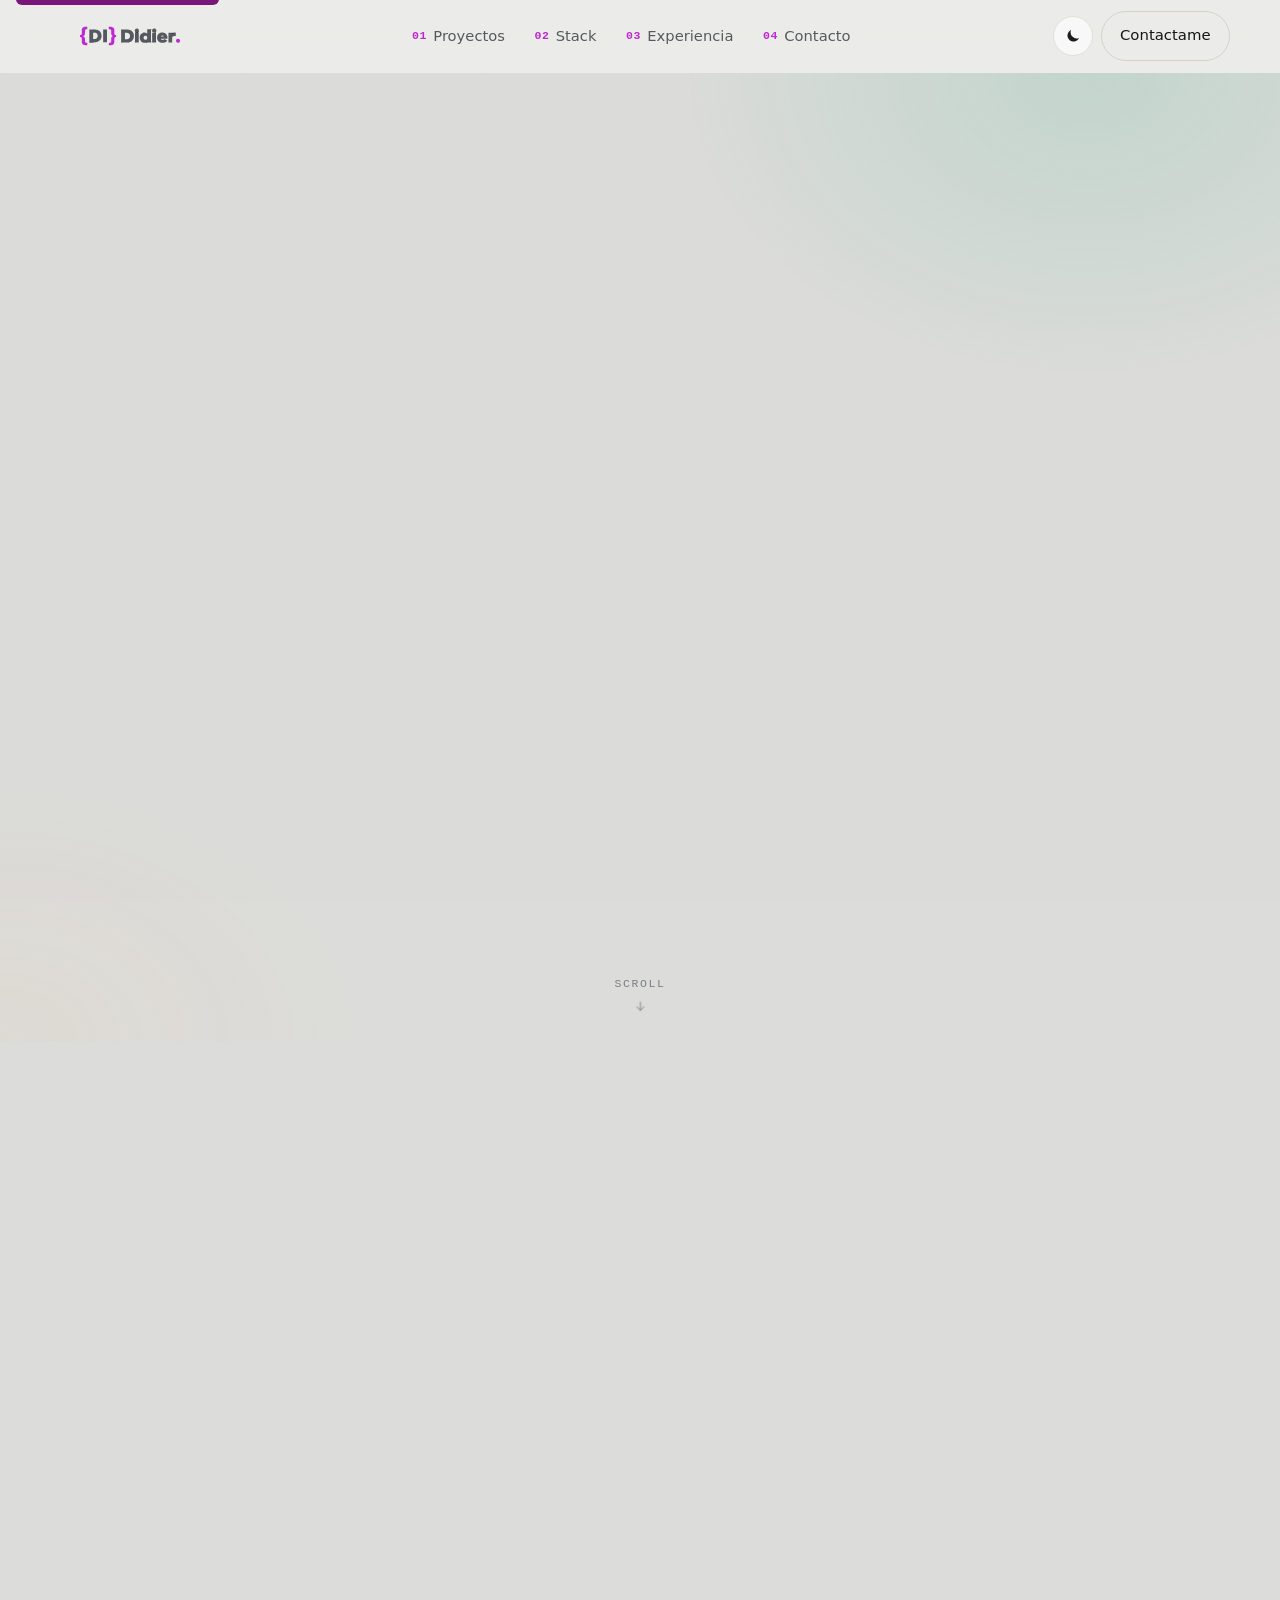
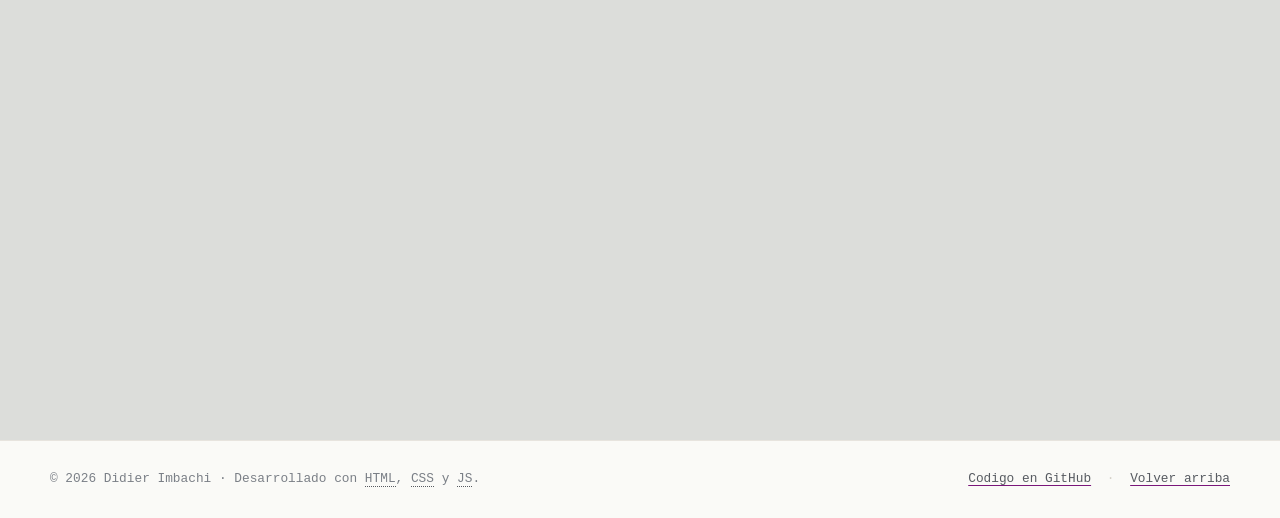
<file: index.html>
<!doctype html>
<html lang="es">
  <head>
    <meta charset="UTF-8" />
    <meta http-equiv="refresh" content="0; url=Frontend/pages/" />
    <title>Portafolio de Didier</title>
  </head>
  <body>
    <p>Si no eres redirigido automáticamente, <a href="Frontend/pages/">entra a mi portafolio</a>.</p>
  </body>
</html>
</file>
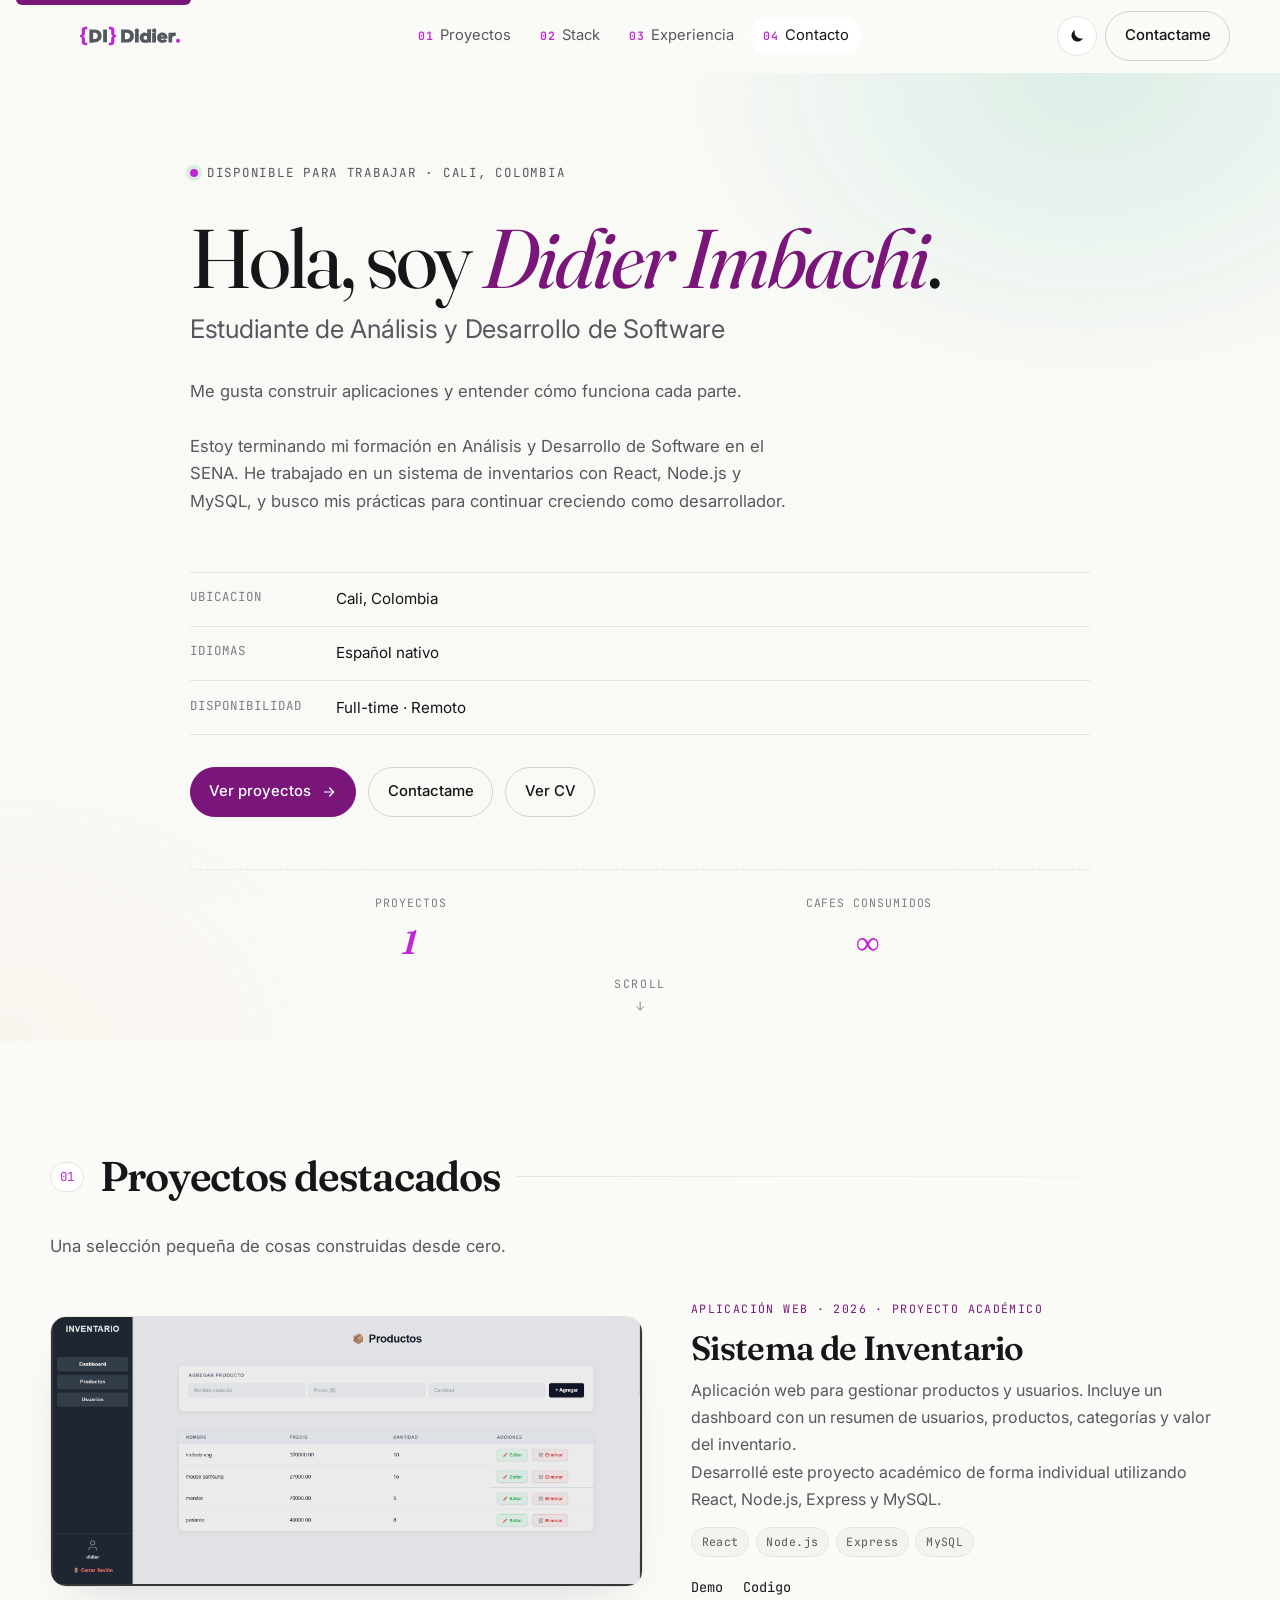
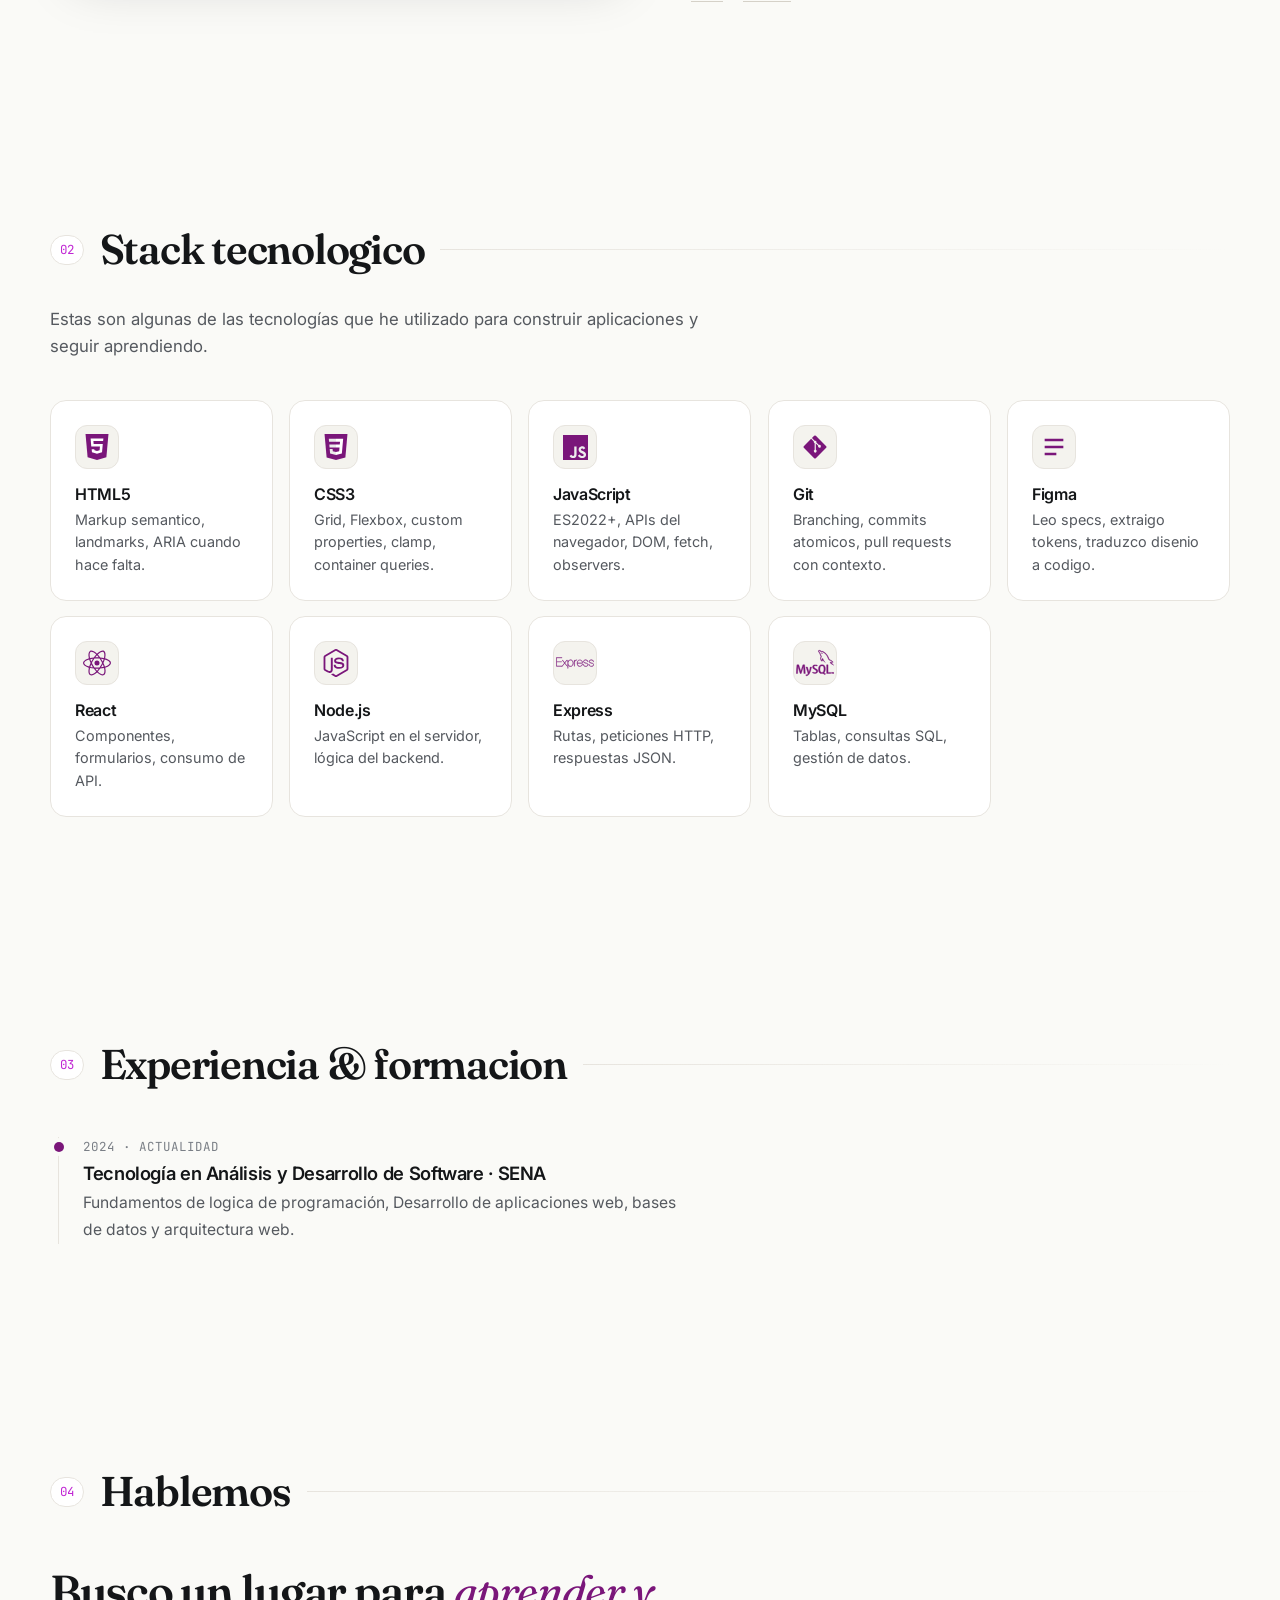
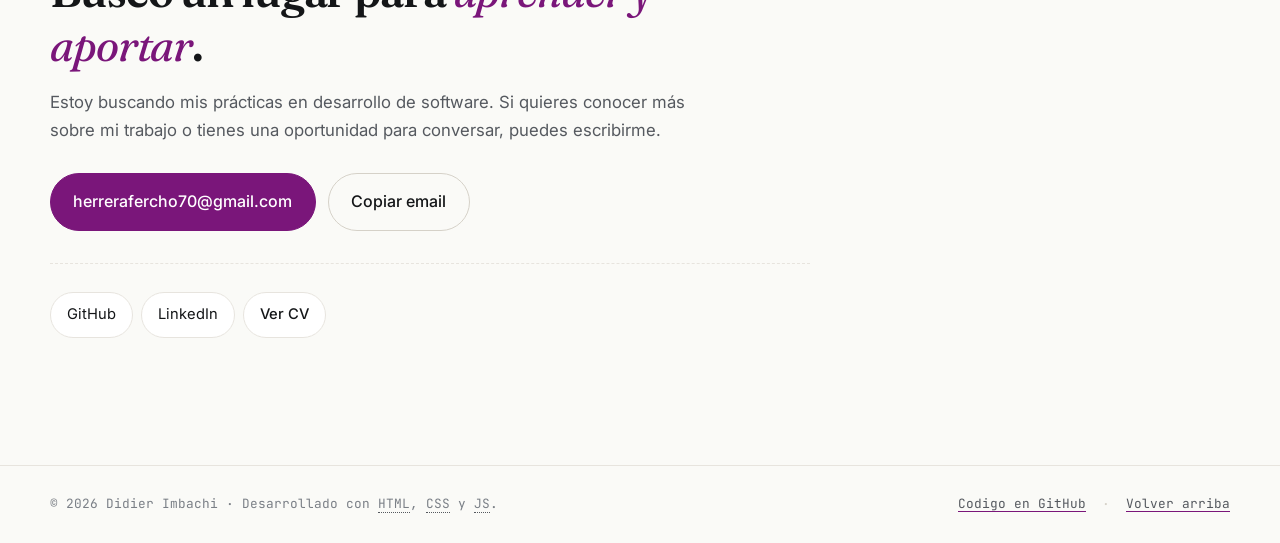
<file: Frontend/pages/index.html>
<!doctype html>
<html lang="es" data-theme="dark">
  <head>
    <meta charset="UTF-8" />
    <meta name="viewport" content="width=device-width, initial-scale=1.0" />
    <meta name="color-scheme" content="dark light" />
    <meta name="theme-color" content="#0b0c0e" />
    <title>Didier Imbachi — Developer Jr.</title>
    <meta
      name="description"
      content="Portfolio de Didier Imbachi, desarrollador frontend junior desde Cali. Construyo interfaces web simples, accesibles y con buen gusto."
    />
    <meta name="author" content="Didier Imbachi" />

    <!-- Open Graph / preview en redes sociales -->
    <meta property="og:type" content="website" />
    <meta property="og:title" content="Didier Imbachi — Developer Jr." />
    <meta property="og:description" content="Portfolio personal. HTML, CSS y JavaScript. Construido con cariño." />
    <meta property="og:locale" content="es_CO" />
    <meta name="twitter:card" content="summary_large_image" />
    <meta name="twitter:title" content="Didier Imbachi — Developer Jr." />
    <meta name="twitter:description" content="Portfolio personal. HTML, CSS y JavaScript. Construido con cariño." />
    <!-- Fuentes -->
    <link rel="preconnect" href="https://fonts.googleapis.com" />
    <link rel="preconnect" href="https://fonts.gstatic.com" crossorigin />
    <link
      href="https://fonts.googleapis.com/css2?family=Inter:wght@400;500;600;700&family=Fraunces:ital,opsz,wght@0,9..144,400;0,9..144,600;1,9..144,400&family=JetBrains+Mono:wght@400;500&display=swap"
      rel="stylesheet"
    />
    <link rel="stylesheet" href="../styles/styles.css" />
  </head>
  
  <body>
    <!-- Skip link: salta al contenido con teclado -->
    <a class="skip-link" href="#main">Saltar al contenido</a>

    <!-- Capa de grain (ruido sutil) -->
    <div class="grain" aria-hidden="true"></div>

    <header class="nav" data-nav>
      <div class="nav__inner container">
        <a class="nav__logo" href="#top" aria-label="Ir al inicio">
          <img
            src="../assets/Didi_logo.svg"
            alt="Didier Imbachi"
            class="logo-dark"/>

            <img
            class="logo-light"
            src="../assets/Didi_logo-Theme_ligth.svg"
            alt="">
        </a>



        <nav class="nav__menu" aria-label="Navegacion principal">
          <ul class="nav__list" data-nav-list>
            <li>
              <a href="#proyectos" class="nav__link"> <span class="nav__num">01</span>Proyectos</a>
            </li>
            <li>
              <a href="#stack" class="nav__link"> <span class="nav__num">02</span>Stack</a>
            </li>
              <a href="#experiencia" class="nav__link"> <span class="nav__num">03</span>Experiencia</a>
            </li>
            <li>
              <a href="#contacto" class="nav__link"> <span class="nav__num">04</span>Contacto</a>
            </li>
          </ul>
        </nav>

        <div class="nav__actions">
          <button class="icon-btn" type="button" data-theme-toggle aria-label="Cambiar tema" title="Cambiar tema">
            <svg class="icon icon--sun" viewBox="0 0 24 24" width="18" height="18" aria-hidden="true">
              <circle cx="12" cy="12" r="4" fill="currentColor" />
              <g stroke="currentColor" stroke-width="1.8" stroke-linecap="round">
                <line x1="12" y1="2.5" x2="12" y2="5" />
                <line x1="12" y1="19" x2="12" y2="21.5" />
                <line x1="2.5" y1="12" x2="5" y2="12" />
                <line x1="19" y1="12" x2="21.5" y2="12" />
                <line x1="4.8" y1="4.8" x2="6.6" y2="6.6" />
                <line x1="17.4" y1="17.4" x2="19.2" y2="19.2" />
                <line x1="4.8" y1="19.2" x2="6.6" y2="17.4" />
                <line x1="17.4" y1="6.6" x2="19.2" y2="4.8" />
              </g>
            </svg>
            <svg class="icon icon--moon" viewBox="0 0 24 24" width="18" height="18" aria-hidden="true">
              <path d="M20 14.5A8 8 0 0 1 9.5 4a8 8 0 1 0 10.5 10.5Z" fill="currentColor" />
            </svg>
          </button>

          <a class="btn btn--ghost nav__cta" href="#contacto">Contactame</a>

          <button
            class="icon-btn nav__hamburger"
            type="button"
            data-menu-toggle
            aria-label="Abrir menu"
            aria-expanded="false"
            aria-controls="mobile-menu"
          >
            <svg viewBox="0 0 24 24" width="20" height="20" aria-hidden="true">
              <line x1="4" y1="8" x2="20" y2="8" stroke="currentColor" stroke-width="1.8" stroke-linecap="round" />
              <line x1="4" y1="16" x2="20" y2="16" stroke="currentColor" stroke-width="1.8" stroke-linecap="round" />
            </svg>
          </button>
        </div>
      </div>

      <!-- Menu mobile (oculto por defecto) -->
      <div class="mobile-menu" id="mobile-menu" data-mobile-menu hidden>
        <ul class="mobile-menu__list">
          <li>
            <a href="#proyectos"><span class="nav__num">01</span>Proyectos</a>
          </li>
          <li>
            <a href="#stack"><span class="nav__num">02</span>Stack</a>
          </li>
          <li>
            <a href="#experiencia"><span class="nav__num">03</span>Experiencia</a>
          </li>
          <li>
            <a href="#contacto"><span class="nav__num">04</span>Contacto</a>
          </li>
        </ul>
        <a class="btn btn--primary mobile-menu__cta" href="../assets/CV- Didier_Imbachi.pdf">Ver CV</a>
      </div>
    </header>

    <main id="main">
      <!-- HERO -->
      <section class="hero" id="top">
        <div class="container hero__inner">
          <p class="eyebrow reveal" data-reveal><span class="eyebrow__dot" aria-hidden="true"></span>Disponible para trabajar · Cali, Colombia</p>

          <h1 class="hero__title reveal" data-reveal>
            Hola, soy <span class="hero__name">Didier Imbachi</span>.
            <span class="hero__lead">Estudiante de Análisis y Desarrollo de Software</span>
          </h1>

          <p class="hero__pitch reveal" data-reveal>
            Me gusta construir aplicaciones y entender cómo funciona cada parte. <br>
            <br>
            Estoy terminando mi formación en Análisis y Desarrollo de Software en el SENA. He trabajado en un sistema de inventarios con React, Node.js y MySQL, y busco mis prácticas para continuar creciendo como desarrollador.
          </p>

          <div class="about__text reveal" data-reveal>

              <ul class="about__facts">
                <li>
                  <span class="about__facts-key">Ubicacion</span>
                  <span>Cali, Colombia</span>
                </li>
                <li>
                  <span class="about__facts-key">Idiomas</span>
                  <span>Español nativo</span>
                </li>
                <li>
                  <span class="about__facts-key">Disponibilidad</span>
                  <span>Full-time · Remoto</span>
                </li>
              </ul>
            </div>

          <div class="hero__ctas reveal" data-reveal>
            <a class="btn btn--primary" href="#proyectos">
              Ver proyectos
              <svg viewBox="0 0 24 24" width="16" height="16" aria-hidden="true">
                <path d="M5 12h14M13 6l6 6-6 6" fill="none" stroke="currentColor" stroke-width="1.8" stroke-linecap="round" stroke-linejoin="round" />
              </svg>
            </a>
            <a class="btn btn--ghost" href="#contacto">Contactame</a>
            <a class="btn btn--ghost" href="../assets/CV- Didier_Imbachi.pdf">Ver CV</a>
          </div>

          <div class="hero__meta reveal" data-reveal>
            <dl class="hero__stats">
              <div>
                <dt>Proyectos</dt>
                <dd><span class="num">1</span></dd>
              </div>
              <div>
                <dt>Cafes consumidos</dt>
                <dd><span class="num">∞</span></dd>
              </div>
            </dl>
          </div>
        </div>

        <a class="hero__scroll" href="#proyectos" aria-label="Desplazarse a la siguiente seccion">
          <span>scroll</span>
          <svg viewBox="0 0 24 24" width="14" height="14" aria-hidden="true">
            <path d="M12 5v14M6 13l6 6 6-6" fill="none" stroke="currentColor" stroke-width="1.6" stroke-linecap="round" stroke-linejoin="round" />
          </svg>
        </a>
      </section>
          <!-- PROYECTOS -->
          <section class="section" id="proyectos">
            <div class="container">
              <header class="section__head reveal" data-reveal>
                <span class="section__num">01</span>
                <h2 class="section__title">Proyectos destacados</h2>
                <span class="section__rule" aria-hidden="true"></span>
              </header>

              <p class="section__lede reveal" data-reveal>Una selección pequeña de cosas construidas desde cero.</p>

              <ul class="projects">
                <li class="project reveal" data-reveal>
                  <a class="project__media" href="#" aria-label="Abrir demo de Sistema de Inventario">
                    <img
                      src="../assets/Productos.png"
                      alt="Preview de la aplicacion web de inventario"
                      loading="lazy"
                      decoding="async"
                      width="800"
                      height="560"
                    />
                    <span class="project__overlay" aria-hidden="true">
                      <span class="project__overlay-text">Ver demo</span>
                    </span>
                  </a>
                  <div class="project__body">
                    <p class="project__kicker">Aplicación Web · 2026 · Proyecto académico</p>
                    <h3 class="project__title">Sistema de Inventario</h3>
                    <p class="project__desc">
                      Aplicación web para gestionar productos y usuarios. Incluye un dashboard con un resumen de usuarios, productos, categorías y valor del inventario.
                      <br>                    
                      Desarrollé este proyecto académico de forma individual utilizando React, Node.js, Express y MySQL.
                    </p>
                    <ul class="tags">
                      <li>React</li>
                      <li>Node.js</li>
                      <li>Express</li>
                      <li>MySQL</li>
                    </ul>
                    <div class="project__links">
                      <a href="#" rel="noopener">Demo</a>
                      <a href="https://github.com/Didier-202/Invenario_full" rel="noopener">Codigo</a>
                    </div>
                  </div>
                </li>
                <!-- Duplicá este <li> otras 3 veces, cambiando texto e imagen -->
              </ul>
            </div>
          </section>

      <!-- STACK -->
      <section class="section" id="stack">
        <div class="container">
          <header class="section__head reveal" data-reveal>
            <span class="section__num">02</span>
            <h2 class="section__title">Stack tecnologico</h2>
            <span class="section__rule" aria-hidden="true"></span>
          </header>

          <p class="section__lede reveal" data-reveal>
            Estas son algunas de las tecnologías que he utilizado para construir aplicaciones y seguir aprendiendo.
          </p>

          <ul class="stack">
            <li class="stack__card reveal" data-reveal>
              <span class="stack__icon" aria-hidden="true">
                <svg viewBox="0 0 512 512" width="26" height="30">
                  <path fill="currentColor" d="M71 460 30 0h452l-41 460-185 52"/>
                  <path fill="currentColor" d="m256 472 149-41 35-394H256"/>
                  <path fill="#fff" d="M130 90 H382 L376 140 H185 L190 195 H370 L355 360 L256 390 L157 360 L151 300 H202 L207 322 L256 337 L307 322 L314 245 H143 Z"/>
                </svg>
              </span>
              <h3>HTML5</h3>
              <p>Markup semantico, landmarks, ARIA cuando hace falta.</p>
            </li>

            <li class="stack__card reveal" data-reveal>
              <span class="stack__icon" aria-hidden="true">
                <svg xmlns="http://www.w3.org/2000/svg" width="26" height="30" viewBox="0 0 512 512">
                  <path fill="currentColor" d="M71.357 460.819 30.272 0h451.456l-41.129 460.746L255.724 512z"/>
                  <path fill="currentColor d="m405.388 431.408 35.148-393.73H256v435.146z"/>
                  <path fill="#ebebeb" d="m124.46 208.59 5.065 56.517H256V208.59zm-5.041-57.875H256V94.197H114.281zM256 355.372l-.248.066-62.944-16.996-4.023-45.076h-56.736l7.919 88.741 115.772 32.14.26-.073z"/>
                  <path fill="#fff" d="M255.805 208.59v56.517H325.4l-6.56 73.299-63.035 17.013v58.8l115.864-32.112.85-9.549 13.28-148.792 1.38-15.176 10.203-114.393H255.805v56.518h79.639L330.3 208.59z"/></svg>
              </span>
              <h3>CSS3</h3>
              <p>Grid, Flexbox, custom properties, clamp, container queries.</p>
            </li>

            <li class="stack__card reveal" data-reveal>
              <span class="stack__icon_js" aria-hidden="true">
                <svg xmlns="http://www.w3.org/2000/svg" width="25" height="25" viewBox="0 0 1052 1052">
                  <path fill="currentColor" d="M0 0h1052v1052H0z"/>
                  <path d="M965.9 801.1c-7.7-48-39-88.3-131.7-125.9-32.2-14.8-68.1-25.399-78.8-49.8-3.8-14.2-4.3-22.2-1.9-30.8 6.9-27.9 40.2-36.6 66.6-28.6 17 5.7 33.1 18.801 42.8 39.7 45.4-29.399 45.3-29.2 77-49.399-11.6-18-17.8-26.301-25.4-34-27.3-30.5-64.5-46.2-124-45-10.3 1.3-20.699 2.699-31 4-29.699 7.5-58 23.1-74.6 44-49.8 56.5-35.6 155.399 25 196.1 59.7 44.8 147.4 55 158.6 96.9 10.9 51.3-37.699 67.899-86 62-35.6-7.4-55.399-25.5-76.8-58.4-39.399 22.8-39.399 22.8-79.899 46.1 9.6 21 19.699 30.5 35.8 48.7 76.2 77.3 266.899 73.5 301.1-43.5 1.399-4.001 10.6-30.801 3.199-72.101zm-394-317.6h-98.4c0 85-.399 169.4-.399 254.4 0 54.1 2.8 103.7-6 118.9-14.4 29.899-51.7 26.2-68.7 20.399-17.3-8.5-26.1-20.6-36.3-37.699-2.8-4.9-4.9-8.7-5.601-9-26.699 16.3-53.3 32.699-80 49 13.301 27.3 32.9 51 58 66.399 37.5 22.5 87.9 29.4 140.601 17.3 34.3-10 63.899-30.699 79.399-62.199 22.4-41.3 17.6-91.3 17.4-146.6.5-90.2 0-180.4 0-270.9z" fill="#ededed"/></svg>
              </span>
              <h3>JavaScript</h3>
              <p>ES2022+, APIs del navegador, DOM, fetch, observers.</p>
            </li>

            <li class="stack__card reveal" data-reveal>
              <span class="stack__icon" aria-hidden="true">
                <svg viewBox="0 0 24 24" width="28" height="28">
                  <path
                    d="m21.6 11.3-8.9-8.9a1 1 0 0 0-1.4 0L9.4 4.3l2.3 2.3a1.2 1.2 0 0 1 1.5 1.5l2.2 2.2a1.2 1.2 0 1 1-.7.7l-2-2v5.4a1.2 1.2 0 1 1-1 0V8.8a1.2 1.2 0 0 1-.7-1.5L8.7 5 2.4 11.3a1 1 0 0 0 0 1.4l8.9 8.9a1 1 0 0 0 1.4 0l8.9-8.9a1 1 0 0 0 0-1.4Z"
                    fill="currentColor"
                  />
                </svg>
              </span>
              <h3>Git</h3>
              <p>Branching, commits atomicos, pull requests con contexto.</p>
            </li>

            <li class="stack__card reveal" data-reveal>
              <span class="stack__icon" aria-hidden="true">
                <svg viewBox="0 0 24 24" width="28" height="28"><path d="M4 5h16v2H4zM4 11h16v2H4zM4 17h10v2H4z" fill="currentColor" /></svg>
              </span>
              <h3>Figma</h3>
              <p>Leo specs, extraigo tokens, traduzco disenio a codigo.</p>
            </li>

            <li class="stack__card reveal" data-reveal>
              <span class="stack__icon" aria-hidden="true">
                <svg xmlns="http://www.w3.org/2000/svg" fill="none" viewBox="0 0 600 600" width="28" height="28">
                  <path fill="currentColor" d="M493.3 206.1q-9.3-3.2-19.3-6l3-13.2c14.6-71 5-128.2-27.6-147-31.3-18-82.5.7-134.2 45.7q-7.5 6.6-15 13.7l-9.9-9.1c-54.1-48.1-108.5-68.4-141-49.5-31.3 18-40.6 71.8-27.4 139q1.8 9.8 4.4 20-11.5 3.2-22.2 7C40.6 228.6 0 263.4 0 299.4c0 37.2 43.6 74.5 109.7 97q7.9 2.8 16.2 5.2-2.7 11-4.7 21.4c-12.5 66-2.7 118.6 28.5 136.5 32.2 18.6 86.2-.5 138.9-46.5q6.2-5.4 12.5-11.5 8.1 7.8 16.2 14.8c51 43.8 101.4 61.6 132.5 43.5 32.2-18.6 42.7-75 29.1-143.6q-1.5-7.9-3.6-16l11.2-3.5C555.2 374 600 337.2 600 299.5c0-36.1-41.9-71-106.7-93.4m-14.9 166.4-10 3.1q-11.7-36.2-30.5-76a601 601 0 0 0 29.2-74.9q9.3 2.7 17.9 5.6c55.5 19.2 89.4 47.4 89.4 69.2 0 23.2-36.6 53.3-96 73m-24.6 48.8a217 217 0 0 1 2.8 79.2c-3.5 19.3-10.7 32.1-19.6 37.2-19 11-59.3-3.2-103-40.8q-7.5-6.5-15-13.7 25.4-27.9 50.3-63.9c29-2.6 56.4-6.8 81.2-12.5zM204.6 536c-18.5 6.5-33.2 6.7-42.1 1.5-19-10.9-26.8-53-16-109.5q1.7-9.8 4.3-20a603 603 0 0 0 80.8 11.7 624 624 0 0 0 51.6 63.7q-5.8 5.5-11.5 10.5a217 217 0 0 1-67.1 42M118 372.3a217 217 0 0 1-70-37.1c-14.9-12.8-22.4-25.4-22.4-35.7 0-21.9 32.6-49.7 87-68.7q9.8-3.4 20.6-6.5 11.3 37 29.2 75.8c-12 26.2-22 52.2-29.6 76.9q-7.5-2.2-14.8-4.7M147 175c-11.3-57.7-3.8-101.1 15-112 20.1-11.7 64.5 4.9 111.3 46.4l9 8.3a614 614 0 0 0-51 63.3 626 626 0 0 0-80.2 12.4q-2.3-9.3-4-18.4m258.8 63.9q-9-15.5-18.2-30 28.8 3.6 54.7 9.5A548 548 0 0 1 423 270a892 892 0 0 0-17.3-31.2M300.3 136a548 548 0 0 1 35.3 42.6 755 755 0 0 0-71 0 566 566 0 0 1 35.7-42.6M194 239a757 757 0 0 0-17 31 566 566 0 0 1-19-52q25.6-5.8 54.4-9.3Q203 223.5 194 239m19 153a545 545 0 0 1-55.4-8.9 576 576 0 0 1 19.5-53 754 754 0 0 0 35.8 62m87.9 72.7a576 576 0 0 1-36.1-43.2 895 895 0 0 0 71.3 0 545 545 0 0 1-35.2 43.2m122.3-135.5q12 27.5 20.2 52.8-26.2 6-56 9.5a896 896 0 0 0 35.8-62.3m-39.6 19q-14 24.4-28.8 46.5a772 772 0 0 1-109.2.2 727 727 0 0 1-55-94.9 720 720 0 0 1 54.6-94.7 726 726 0 0 1 109.4 0 772 772 0 0 1 54.8 94.3q-11.7 24.2-25.8 48.6m53-286.2c20 11.6 27.8 58.3 15.2 119.6l-2.7 12a614 614 0 0 0-80.2-12.8 602 602 0 0 0-50.8-63.3l14-12.6c44.3-38.6 85.7-53.8 104.6-43M300 245.9a53.6 53.6 0 1 1 0 107.2 53.6 53.6 0 0 1 0-107.2"/></svg>
              </span>
              <h3>React</h3>
              <p>Componentes, formularios, consumo de API.</p>
            </li>

            <li class="stack__card reveal" data-reveal>
              <span class="stack__icon" aria-hidden="true">
                <svg xmlns="http://www.w3.org/2000/svg" fill="none" viewBox="0 0 600 600" width="28" height="28">
                  <path fill="currentColor" d="M300 600q-12.4-.2-23.2-6l-73.3-43.6c-11-6-5.5-8.3-2.2-9.4 15-5 17.7-6 33.1-14.9 1.7-1 3.9-.5 5.5.6l56.2 33.6c2.2 1.1 5 1.1 6.7 0L522.7 433q3.3-1.8 3.3-6V172.7c0-2.7-1.1-5-3.3-6L302.7 40c-2.1-1.1-4.9-1.1-6.6 0L76.2 166.7c-2.2 1.1-3.3 3.9-3.3 6.1V427c0 2.2 1.1 5 3.3 6l60 34.8c32.6 16.5 53-2.7 53-22V194.9c0-3.4 2.8-6.7 6.6-6.7H224c3.3 0 6.6 2.8 6.6 6.7v250.8c0 43.5-23.7 68.9-65 68.9-12.7 0-22.6 0-50.7-13.8l-57.9-33a47 47 0 0 1-23.1-40.3V173.4c0-16.6 8.8-32 23.1-40.3L277 5.8a49 49 0 0 1 46.3 0L543 133a47 47 0 0 1 23.1 40.3v254c0 16.6-8.8 32-23.1 40.3L323 595c-7.1 3.3-15.4 5-23.1 5m67.8-174.7c-96.5 0-116.3-44.1-116.3-81.6 0-3.3 2.7-6.6 6.6-6.6h28.7c3.3 0 6 2.2 6 5.5 4.4 29.2 17.1 43.5 75.6 43.5 46.3 0 66.1-10.4 66.1-35.2 0-14.4-5.5-24.9-77.7-32-60.1-6-97.6-19.3-97.6-67.3 0-44.6 37.5-71 100.3-71 70.6 0 105.3 24.2 109.7 77q0 2.6-1.6 5c-1.1 1.2-2.8 2.3-4.4 2.3h-28.7a6.5 6.5 0 0 1-6-5c-6.7-30.3-23.8-40.2-69-40.2-50.7 0-56.7 17.6-56.7 30.8 0 16 7.1 21 75.5 29.8C446 289 478 301.8 478 349.2c-.5 48.5-40.2 76-110.2 76"/></svg>
              </span>
              <h3>Node.js</h3>
              <p>JavaScript en el servidor, lógica del backend.</p>
            </li>

            <li class="stack__card reveal" data-reveal>
              <span class="stack__icon" aria-hidden="true">
                <svg xmlns="http://www.w3.org/2000/svg" fill="none" viewBox="-5 205 610 190" width="38" height="28">
                  <path fill="currentColor" stroke="currentColor" stroke-width="6" stroke-linejoin="round" d="M3.9 348.6v-66.8h83.4V278H3.9v-61h88.6v-3.9H0v139.4h93.3v-3.9zm164.6-96.4-34.6 45.5-33.7-45.5H95l36.5 48.4-40 52h4.7l37.6-49 38 49h4.8l-40.2-52 36.7-48.4zm20 134.7v-62.5h.3a40 40 0 0 0 13.9 22 41 41 0 0 0 26.3 8.3 39 39 0 0 0 31.8-15.6 53 53 0 0 0 8.2-16.8q2.8-9.6 2.8-20.2 0-11.3-3-20.8a50 50 0 0 0-8.4-16.6 39 39 0 0 0-31.4-14.9q-7.6 0-14.1 2.3a38 38 0 0 0-11.6 6.3 43 43 0 0 0-14.5 21.9h-.4v-28.1h-3.9v134.7zm40.5-36q-18.3 0-29.5-12.5-11-12.6-11-36.3a62 62 0 0 1 2.6-18.5 48 48 0 0 1 8-15.4 37 37 0 0 1 30-14.4q9.6 0 17 3.8 7.4 4 12.1 10.7 4.8 6.7 7.2 15.4a68 68 0 0 1 .2 36 50 50 0 0 1-6.9 15.5A34 34 0 0 1 229 351m64.3 1.6v-56.8q0-8.2 2.3-16 2.4-7.8 7.2-13.8 5-6 12.4-9.3 7.5-3.5 17.9-2.9v-3.9q-9-.2-15.7 2a38 38 0 0 0-11.6 5.8 30 30 0 0 0-7.9 8.7q-2.8 5-4.2 10.7h-.4v-24.8h-4v100.3zm44.7-49.4h84q.3-10.3-2.1-19.9t-7.8-17a40 40 0 0 0-34.1-16.4 40 40 0 0 0-30.5 13.8 52 52 0 0 0-9.7 16.5q-3.7 9.8-3.7 22.2 0 11.2 2.5 20.8 2.6 9.7 7.8 16.8t13.6 11a45 45 0 0 0 20 3.8q17.2 0 28.9-9.7a40 40 0 0 0 13.9-27.2h-4q-2.4 16.5-13 24.9-10.3 8.3-26.2 8.3-10.7 0-18.1-3.7T347.3 337a44 44 0 0 1-6.9-15.1q-2.2-8.7-2.4-18.9m80-3.9h-80q.6-10.5 3.9-19a47 47 0 0 1 8.7-14.3 36 36 0 0 1 27.8-12.2q9.7 0 17.2 3.6t12.4 9.9 7.5 14.5a59 59 0 0 1 2.5 17.5m85-17.4h3.9q0-16.8-9.8-24.4t-26.6-7.6q-9.3 0-15.8 2.4a32 32 0 0 0-10.5 6 22 22 0 0 0-5.9 8.2q-1.7 4.5-1.7 8.6 0 8.2 2.9 13 3 5 9.2 7.7 4.3 2 9.7 3.5 5.6 1.6 12.7 3.3l12.7 3.2q6.3 1.5 11 4.2 4.8 2.6 7.9 6.7 3 4 3 10.7 0 6.5-3 11t-7.7 7.3a34 34 0 0 1-10.5 4q-5.7 1.4-11.2 1.4-17.8 0-27.3-8-9.4-7.8-9.4-24.8h-4q0 18.9 10.3 27.7t30.4 8.8q6.4 0 13-1.5a36 36 0 0 0 11.7-4.8q5.1-3.2 8.4-8.6 3.2-5.2 3.2-12.9 0-7.2-2.8-11.7-3-4.4-7.5-7.4t-10.3-4.6a598 598 0 0 0-26-7q-6-1.5-11.4-3.6-5-2.2-8-6.2-3.1-3.9-3.1-11.4 0-1.3.8-4.9.7-3.5 3.7-7.1t9-6.4q6-3 16.6-2.9 7.2 0 13.1 1.6 6 1.5 10.3 5 4.2 3.3 6.6 8.7t2.4 12.8m90.4 0h3.9q0-16.8-9.8-24.4a42 42 0 0 0-26.5-7.6q-9.5 0-15.9 2.4a32 32 0 0 0-10.5 6 22 22 0 0 0-5.9 8.2Q527 271 527 275q0 8.2 3 13 3 5 9 7.7 4.5 2 9.8 3.5 5.6 1.6 12.7 3.3l12.7 3.2q6.3 1.5 11 4.2 4.8 2.6 7.9 6.7 3 4 3 10.7 0 6.5-3 11t-7.7 7.3a34 34 0 0 1-10.5 4q-5.7 1.4-11.2 1.4-17.9 0-27.3-8-9.4-7.8-9.4-24.8h-4q0 18.9 10.3 27.7t30.4 8.8q6.4 0 13-1.5t11.7-4.8q5.1-3.2 8.4-8.6 3.2-5.2 3.2-12.9 0-7.2-2.8-11.7-3-4.4-7.5-7.4t-10.3-4.6a598 598 0 0 0-26-7q-6-1.5-11.4-3.6-5-2.2-8-6.2-3.1-3.9-3.1-11.4 0-1.3.8-4.9.7-3.5 3.7-7.1t9-6.4q6-3 16.6-2.9 7.2 0 13.1 1.6 6 1.5 10.3 5 4.2 3.3 6.6 8.7t2.4 12.8"/>
                </svg>
              </span>
              <h3>Express</h3>
              <p>Rutas, peticiones HTTP, respuestas JSON.</p>
            </li>
            <li class="stack__card reveal" data-reveal>
              <span class="stack__icon" aria-hidden="true">
                <svg xmlns="http://www.w3.org/2000/svg" fill="none" viewBox="-5 205 610 190" width="38" height="28">
                <path fill="currentColor" stroke="currentColor" stroke-width="6" stroke-linejoin="round" d="m178.5 365.6 18.2 59.2a80 80 0 0 1 5.1 28.1q15-40 21-87.3h21.9q-14.2 77-37.3 111.8-18 27-39.6 26.9-5.7 0-14.1-3.5v-12.3q4.1.6 9.6.6 10 0 16.2-5.6 7.5-6.8 7.4-15.2 0-5.7-5.7-23.6l-25.5-79.1zM38.9 329.2l33.4 102h.2l33.6-102h27.5q9 75.9 10.7 138.7H121q-1.2-58.8-6.8-110.5h-.2L79 467.9H61.3l-35-110.5H26q-3.9 49.7-4.9 110.5H0q2.1-74 10.2-138.7z"/>
                <path fill="currentColor" stroke="currentColor" stroke-width="6" stroke-linejoin="round" d="M413 327.2q54 0 54 68.8 0 37.5-16.2 56.5-3 3.4-6.4 6.2l25.4 12.6-9 15.5-33.1-19.3a64 64 0 0 1-18.1 2.5q-26.5 0-39.6-15.4-14.3-17.1-14.3-53.7 0-37.1 16.2-56.3a51 51 0 0 1 41.2-17.4m-110 .2q19.4 0 35.1 10.3l-5.3 11.9q-13.6-5.8-26.7-5.8-10.6 0-16.3 5.2a17 17 0 0 0-6.2 13.1q.2 12.3 16.6 21.4 4.6 2.4 10.6 5.8l.8.5.4.2.8.5.4.2.8.4 15.9 9c10.8 7.7 16.2 16 16.2 29.4q0 17.6-13 29a51 51 0 0 1-34.5 11.2 69 69 0 0 1-39.4-13l6-11.8q16.3 8.2 29.7 8.2 12.4 0 19.5-5.5a19 19 0 0 0 7.6-15.4c0-8.3-5.8-15.3-16.3-21.2l-9.8-5.5-.8-.5-4.4-2.5-.8-.4-13.3-7.6c-10.5-7.7-15.7-16-15.7-29.5q0-16.9 11.7-27.2 11.8-10.4 30.5-10.4m206.2 1.8V451H553v17h-65.7V329.2zM577.1 451v2.9h-4.8V468h-3.7v-14.1h-5V451zm8.8 0 4.6 11.6 4.3-11.6h5.2v17h-3.5v-13l-4.8 13h-2.5l-4.8-13h-.2v13h-3.3v-17zM411 344.2q-31.8 0-31.8 52.4 0 30 8.4 43.6 7.8 12.5 24.4 12.5 31.7 0 31.7-52.8 0-29.6-8.4-43.1-7.8-12.6-24.4-12.6"/>
                <path fill="currentColor" stroke="currentColor" stroke-width="6" stroke-linejoin="round" d="M355.3 104.3c7-17.2 31.6-4.2 41.1 1.9 2.4 1.5 5 4.6 7.7 5.8l12.6.7c7.8 1.8 15.2 3.3 21.4 6.9a168 168 0 0 1 64.6 62.6c3.7 6 5.6 12.6 8.6 19.1 4.1 9.8 8.8 20 13.7 29.2 2.1 4.4 3.8 9.2 6.8 12.9 1.2 1.7 4.5 2.2 6.5 3.2 5.5 2.8 12.2 5 17.4 8.4 9.7 6 19 13.2 27.6 20.6 3.2 2.8 5.3 6.8 8.4 9.9v1.5l-8 2.3c-6 1.5-11.1 1.2-16.8 2.7-3.5 1-7.8 2.3-11.5 2.7l.3.3c2.2 6.2 13.9 11.2 19.2 15a80 80 0 0 1 17.4 16.8l5 4.9c1.2 1.7 1.5 3.9 2.7 5.4v.5a8 8 0 0 1-3.1-2.3l-.6-.5-1.6-1.6c-3.7-2.5-7.4-5.5-11-7.9-6.4-4-13.8-6.3-20.3-10.4q-5.5-3.5-10.7-7.7A39 39 0 0 1 544 297c-1.2-1.8-1.3-4-2.7-5.3.3-2.3 2.3-3 4.4-3.5l.5-.1 2-.6a77 77 0 0 1 32.4-4.7c-.5-3.4-8.8-7.6-11.5-9.6-5.4-3.8-11-7.9-16.7-11.4-3-1.8-8.2-3.2-11.6-4.7-4.5-1.8-14.5-3.7-17-7.2a92 92 0 0 1-10.3-18.8l-.8-1.8-.8-1.8c-3.5-8-7.8-16.4-11.3-24.7-1.9-4-2.7-7.5-4.7-11.3a149 149 0 0 0-52.2-57.4c-7.1-4.5-15.2-8.7-24-11.5-5-1.5-11-.7-16.4-1.9h-3.5c-3-.8-5.5-4-7.9-5.7a85 85 0 0 0-16.5-8.3c-2.2-1-8.4-3.4-10.5-1.5q-2 .3-2.4 2.1c-1.3 2-.1 5 .7 7 2.5 5.3 6 8.4 9.2 13 2.8 4 6.3 8.5 8.3 12.9 4.4 9.4 6.4 19.7 10.4 29.1 1.5 3.6 3.8 7.6 6 10.8 1.8 2.5 5.2 4.3 6.2 7.5 2 3.3-3 14.4-4.2 18a73 73 0 0 0 1.8 45.3l.3.6c1.8 4.4 3.7 9.1 8.6 10.3.3-.3 0-.1.7-.3 1.2-9.2 1.5-18.1 4.7-25.3 1.8-4.5 5.5-7.7 8-11.4 1.7 1 1.7 4 2.7 6a214 214 0 0 0 25.9 46.6c2.3 3.4 5.6 7 8.6 10 1.4 1.2 2.9 2 3.9 3.4h.3v.5c-5-1.8-8.2-7-12.2-10a96 96 0 0 1-21.7-22.5q-3.3-7-6.9-13.9v-.3c-1 1.3-.6 2.6-1.1 4.7-2.2 8.3-.5 17.9-8 20.9-8.6 3.5-15-5.7-17.6-9.9a74 74 0 0 1-4.8-56.3c1.3-4.2 1.5-9.2 3.8-12.5-.5-3-2.8-3.9-4.2-5.8a79 79 0 0 1-6.1-10.3c-3.6-7-6-15.1-8.7-22.5-1.2-3-1.5-6-2.7-8.9-2-4.3-5.7-8.7-8.5-12.5-3.9-5.6-15-16.3-10.6-27.2m54.8 32.8 1.6 1.3.7.4q1.4.9 2.3 2.2c.8 1.2 1 2.3 2 3.5q0 6-3.6 8.4l-.3.3-3.8-8c-1.7-2.3-4-4.2-5.4-6.9h-.3v-.3q2.8-.8 6.8-.9"/></svg>
              </span>
              <h3>MySQL</h3>
              <p>Tablas, consultas SQL, gestión de datos.</p>
            </li>          
            </ul>
        </div>
      </section>

      <!-- EXPERIENCIA -->
      <section class="section" id="experiencia">
        <div class="container">
          <header class="section__head reveal" data-reveal>
            <span class="section__num">03</span>
            <h2 class="section__title">Experiencia & formacion</h2>
            <span class="section__rule" aria-hidden="true"></span>
          </header>

          <ol class="timeline">
            <li class="timeline__item reveal" data-reveal>
              <span class="timeline__dot" aria-hidden="true"></span>
              <p class="timeline__date">2024 · Actualidad</p>
              <h3 class="timeline__title">Tecnología en Análisis y Desarrollo de Software · SENA</h3>
              <p class="timeline__desc">
                Fundamentos de logica de programación, Desarrollo de aplicaciones web, bases de datos y arquitectura web.
              </p>
            </li>
          </ol>
        </div>
      </section>

      <!-- CONTACTO -->
      <section class="section section--contact" id="contacto">
        <div class="container">
          <header class="section__head reveal" data-reveal>
            <span class="section__num">04</span>
            <h2 class="section__title">Hablemos</h2>
            <span class="section__rule" aria-hidden="true"></span>
          </header>

          <div class="contact reveal" data-reveal>
            <h3 class="contact__headline">Busco un lugar para <span class="contact__serif">aprender y aportar</span>.</h3>
            <p class="contact__desc">
              Estoy buscando mis prácticas en desarrollo de software. Si quieres conocer más sobre mi trabajo o tienes una oportunidad para conversar, puedes escribirme.
            </p>

            <div class="contact__row">
              <a class="btn btn--primary btn--large" href="mailto:herrerafercho70@gmail.com"> herrerafercho70@gmail.com </a>
              <button
                class="btn btn--ghost btn--large"
                type="button"
                data-copy-email="herrerafercho70@gmail.com"
                aria-label="Copiar email al portapapeles"
              >
                <span data-copy-label>Copiar email</span>
              </button>
            </div>

            <ul class="socials" aria-label="Enlaces a redes">
              <li><a href="https://github.com/Didier-202" rel="noopener">GitHub</a></li>
              <li><a href="https://linkedin.com/in/" rel="noopener">LinkedIn</a></li>
              <li><a class="btn btn--ghost" href="../assets/CV- Didier_Imbachi.pdf">Ver CV</a></li>
            </ul>
          </div>
        </div>
      </section>
    </main>

    <!-- FOOTER -->
    <footer class="footer">
      <div class="container footer__inner">
        <p class="footer__copy">
          &copy; <span data-year>2026</span> Didier Imbachi · Desarrollado con <abbr title="HyperText Markup Language">HTML</abbr>,
          <abbr title="Cascading Style Sheets">CSS</abbr> y <abbr title="JavaScript">JS</abbr>.
        </p>
        <p class="footer__note">
          <a href="https://github.com/Didier-202/portafolio" rel="noopener">Codigo en GitHub</a>
          <span class="footer__sep" aria-hidden="true">·</span>
          <a href="#top">Volver arriba</a>
        </p>
      </div>
    </footer>

    <!-- Toast para feedback al copiar -->
    <div class="toast" data-toast role="status" aria-live="polite"></div>
    <script src="../js/portafolio.js" defer></script>
  </body>
</html>
</file>
<file: Frontend/styles/styles.css>
/* ============================================================================
Mariana Luna — Portfolio
Single-file CSS, organized top-down:
1. Variables (tokens)
2. Reset & base
3. Typography
4. Layout helpers
5. Components (buttons, tags, toast, icons)
6. Navbar & mobile menu
7. Hero
8. Sections (shared)
9. About
10. Stack
11. Projects
12. Timeline
13. Contact
14. Footer
15. Utilities (reveal, focus, reduced motion)
16. Responsive
   ============================================================================ */

/* ============================================================ 1. VARIABLES */
:root {
  /* Acento / marca */
    --accent: #7a167a;          /* mint (verde menta) */
    --accent-soft: #7ee6c822;   /* mint con alpha (22 = ~13% opacidad) */
    --accent-strong: #380b35;

  /* Tema oscuro (por defecto) */
    --bg: #0b0c0e;
    --bg-elev: #111316;
    --bg-elev-2: #15181c;
    --surface: #17191d;
    --border: #23272d;
    --border-strong: #31363d;
    --text: #ededed;
    --text-dim: #9aa0a6;
    --text-mute: #6b7178;
    --shadow: 0 30px 60px -30px rgba(0, 0, 0, 0.8);
    --ring: 0 0 0 3px rgba(126, 230, 200, 0.35);

  /* Radios */
    --radius-sm: 6px;
    --radius-md: 10px;
    --radius-lg: 16px;
    --radius-xl: 22px;

  /* Tipografía */
    --font-sans: "Inter", ui-sans-serif, system-ui, -apple-system, "Segoe UI",
    Roboto, "Helvetica Neue", Arial, sans-serif;
    --font-serif: "Fraunces", "Iowan Old Style", Georgia, serif;
    --font-mono: "JetBrains Mono", ui-monospace, SFMono-Regular, Menlo, monospace;

  /* Espaciado / container */
    --container: 1180px;
    --gutter: clamp(1rem, 4vw, 2rem);

  /* Motion */
    --t-fast: 160ms;
    --t-base: 260ms;
    --t-slow: 420ms;
    --ease: cubic-bezier(0.2, 0.7, 0.2, 1);
}

/* Override para tema claro */
[data-theme="light"] {
    --bg: #fafaf7;
    --bg-elev: #ffffff;
    --bg-elev-2: #f4f3ee;
    --surface: #ffffff;
    --border: #e7e4de;
    --border-strong: #d5d1c8;
    --text: #141618;
    --text-dim: #55595f;
    --text-mute: #7a7f86;
    --accent: #7a167a;
    --accent-soft: #17a27922;
    --accent-strong: #380b35;
    --shadow: 0 20px 50px -25px rgba(10, 20, 30, 0.18);
    --ring: 0 0 0 3px rgba(23, 162, 121, 0.28);
}

/* ============================================================ 2. RESET + BASE */
*,
*::before,
*::after {
    box-sizing: border-box;
}

html {
    -webkit-text-size-adjust: 100%;
    scroll-behavior: smooth;
    color-scheme: dark;
}
[data-theme="light"] {
    color-scheme: light;
}

body {
    margin: 0;
    min-height: 100vh;
    background: var(--bg);
    color: var(--text);
    font-family: var(--font-sans);
    font-size: 16px;
    line-height: 1.6;
    -webkit-font-smoothing: antialiased;
    text-rendering: optimizeLegibility;
    transition: background var(--t-slow) var(--ease),
    color var(--t-slow) var(--ease);
    overflow-x: hidden;
}

img,
svg {
    display: block;
    max-width: 100%;
}

img {
    height: auto;
}

a {
    color: inherit;
    text-decoration: none;
    transition: color var(--t-base) var(--ease);
}

p a {
    color: var(--text);
    text-decoration: underline;
    text-decoration-color: var(--accent);
    text-decoration-thickness: 1px;
    text-underline-offset: 3px;
}
p a:hover {
    color: var(--accent);
}

ul,
ol {
    list-style: none;
    margin: 0;
    padding: 0;
}

button {
    font: inherit;
    color: inherit;
    background: none;
    border: 0;
    padding: 0;
    cursor: pointer;
}

abbr {
    text-decoration: none;
    border-bottom: 1px dotted var(--text-dim);
    cursor: help;
}

::selection {
    background: var(--accent-soft);
    color: var(--text);
}

/* Ruido ambiente (muy sutil) */
.grain {
    position: fixed;
    inset: 0;
    z-index: 1;
    pointer-events: none;
    opacity: 0.035;
    mix-blend-mode: overlay;
    background-image: url("data:image/svg+xml;utf8,<svg xmlns='http://www.w3.org/2000/svg' width='240' height='240'><filter id='n'><feTurbulence type='fractalNoise' baseFrequency='0.9' numOctaves='2'/><feColorMatrix values='0 0 0 0 0  0 0 0 0 0  0 0 0 0 0  0 0 0 0.7 0'/></filter><rect width='100%' height='100%' filter='url(%23n)'/></svg>");
}
[data-theme="light"] .grain {
    opacity: 0.025;
}

/* Skip link */
.skip-link {
    position: absolute;
    top: -40px;
    left: 1rem;
    padding: 0.6rem 1rem;
    background: var(--accent);
    color: #0a0a0a;
    font-weight: 600;
    border-radius: var(--radius-sm);
    z-index: 1000;
    transition: top var(--t-base) var(--ease);
}
.skip-link:focus {
    top: 1rem;
}

/* Tag pills */
.tags {
    display: flex;
    flex-wrap: wrap;
    gap: 0.4rem;
    margin-top: 0.9rem;
}
.tags li {
    font-family: var(--font-mono);
    font-size: 0.72rem;
    letter-spacing: 0.04em;
    padding: 0.3rem 0.6rem;
    border-radius: 999px;
    background: var(--bg-elev-2);
    color: var(--text-dim);
    border: 1px solid var(--border);
}

/* Icon button */
.icon-btn {
    display: grid;
    place-items: center;
    width: 40px;
    height: 40px;
    border-radius: 50%;
    border: 1px solid var(--border);
    color: var(--text);
    background: var(--bg-elev);
    transition:
    color var(--t-base) var(--ease),
    border-color var(--t-base) var(--ease),
    background var(--t-base) var(--ease);
}
.icon-btn:hover {
    color: var(--accent);
    border-color: var(--accent);
}

/* Íconos del theme toggle (uno visible a la vez) */
.icon--sun,
.icon--moon {
    transition: opacity var(--t-base) var(--ease), transform var(--t-base) var(--ease);
}
[data-theme="dark"] .icon--moon {
    opacity: 0;
    transform: scale(0.6) rotate(-30deg);
    position: absolute;
}
[data-theme="dark"] .icon--sun {
    opacity: 1;
    transform: scale(1) rotate(0);
}
[data-theme="light"] .icon--sun {
    opacity: 0;
    transform: scale(0.6) rotate(30deg);
    position: absolute;
}
[data-theme="light"] .icon--moon {
    opacity: 1;
    transform: scale(1) rotate(0);
}
[data-theme] [data-theme-toggle] {
    position: relative;
    overflow: hidden;
}
/* Tema oscuro: mostrar el logo de letras claras */
.logo-light {
  display: none;
}

/* Tema claro: intercambiar las imágenes */
[data-theme="light"] .logo-dark {
  display: none;
}

[data-theme="light"] .logo-light {
  display: block;
}

/* Toast */
.toast {
    position: fixed;
    bottom: 1.5rem;
    left: 50%;
    transform: translate(-50%, 30px);
    background: var(--bg-elev);
    color: var(--text);
    padding: 0.7rem 1.1rem;
    border-radius: var(--radius-md);
    border: 1px solid var(--border);
    font-size: 0.9rem;
    box-shadow: var(--shadow);
    opacity: 0;
    pointer-events: none;
    transition:
    opacity var(--t-base) var(--ease),
    transform var(--t-base) var(--ease);
    z-index: 1000;
}
.toast.is-visible {
    opacity: 1;
    transform: translate(-50%, 0);
}

/* ============================================================ 3. TYPOGRAPHY */
h1,
h2,
h3,
h4 {
    margin: 0;
    font-weight: 600;
    letter-spacing: -0.02em;
    line-height: 1.15;
    color: var(--text);
}

.accent {
    color: var(--accent);
}

.num {
    font-family: var(--font-serif);
    font-weight: 600;
    font-style: italic;
    color: #c026d3;
}

.eyebrow {
    display: inline-flex;
    align-items: center;
    gap: 0.55rem;
    font-family: var(--font-mono);
    font-size: 0.78rem;
    text-transform: uppercase;
    letter-spacing: 0.14em;
    color: var(--text-dim);
    margin: 0;
}
.eyebrow__dot {
    width: 8px;
    height: 8px;
    border-radius: 50%;
    background: #c026d3;
    box-shadow: 0 0 0 4px var(--accent-soft);
    animation: pulse 2.8s ease-in-out infinite;
}
@keyframes pulse {
    0%,
    100% {
        box-shadow: 0 0 0 4px var(--accent-soft);
    }
    50% {
    box-shadow: 0 0 0 9px transparent;
    }
}

/* ============================================================ 4. LAYOUT */
.container {
    width: min(100% - 2 * var(--gutter), var(--container));
    margin-inline: auto;
}

main {
    position: relative;
    z-index: 2;
}

section {
    scroll-margin-top: 90px;
}

/* ============================================================ 5. COMPONENTS */

/* Buttons */
.btn {
    --btn-bg: transparent;
    --btn-fg: var(--text);
    --btn-border: var(--border-strong);
    display: inline-flex;
    align-items: center;
    gap: 0.6rem;
    padding: 0.75rem 1.15rem;
    border-radius: 999px;
    border: 1px solid var(--btn-border);
    background: var(--btn-bg);
    color: var(--btn-fg);
    font-weight: 500;
    font-size: 0.93rem;
    cursor: pointer;
    transition: transform var(--t-fast) var(--ease),
                background var(--t-base) var(--ease),
                color var(--t-base) var(--ease),
                border-color var(--t-base) var(--ease),
                box-shadow var(--t-base) var(--ease);
}
.btn:hover {
    transform: translateY(-1px);
}
.btn:active {
    transform: translateY(0);
}

.btn--primary {
    --btn-bg: var(--accent);
    --btn-fg: #ededed;
    --btn-border: var(--accent);
}
.btn--primary:hover {
    --btn-bg: var(--accent-strong);
    --btn-border: var(--accent-strong);
    box-shadow: 0 10px 30px -10px var(--accent-soft);
}
[data-theme="light"] .btn--primary {
    --btn-fg: #ffffff;
}

.btn--ghost {
    --btn-bg: transparent;
    --btn-fg: var(--text);
    --btn-border: var(--border-strong);
}
.btn--ghost:hover {
    --btn-border: var(--accent);
    color: var(--accent);
}

.btn--large {
    padding: 0.95rem 1.4rem;
    font-size: 1rem;
}

/* Tag pills */
.tags {
  display: flex;
  flex-wrap: wrap;
  gap: 0.4rem;
  margin-top: 0.9rem;
}
.tags li {
  font-family: var(--font-mono);
  font-size: 0.72rem;
  letter-spacing: 0.04em;
  padding: 0.3rem 0.6rem;
  border-radius: 999px;
  background: var(--bg-elev-2);
  color: var(--text-dim);
  border: 1px solid var(--border);
}

/* Icon button */
.icon-btn {
  display: grid;
  place-items: center;
  width: 40px;
  height: 40px;
  border-radius: 50%;
  border: 1px solid var(--border);
  color: var(--text);
  background: var(--bg-elev);
  transition:
    color var(--t-base) var(--ease),
    border-color var(--t-base) var(--ease),
    background var(--t-base) var(--ease);
}
.icon-btn:hover {
  color: var(--accent);
  border-color: var(--accent);
}

/* Íconos del theme toggle (uno visible a la vez) */
.icon--sun,
.icon--moon {
  transition: opacity var(--t-base) var(--ease), transform var(--t-base) var(--ease);
}
[data-theme="dark"] .icon--moon {
  opacity: 0;
  transform: scale(0.6) rotate(-30deg);
  position: absolute;
}
[data-theme="dark"] .icon--sun {
  opacity: 1;
  transform: scale(1) rotate(0);
}
[data-theme="light"] .icon--sun {
  opacity: 0;
  transform: scale(0.6) rotate(30deg);
  position: absolute;
}
[data-theme="light"] .icon--moon {
  opacity: 1;
  transform: scale(1) rotate(0);
}
[data-theme] [data-theme-toggle] {
  position: relative;
  overflow: hidden;
}

/* Toast */
.toast {
    position: fixed;
    bottom: 1.5rem;
    left: 50%;
    transform: translate(-50%, 30px);
    background: var(--bg-elev);
    color: var(--text);
    padding: 0.7rem 1.1rem;
    border-radius: var(--radius-md);
    border: 1px solid var(--border);
    font-size: 0.9rem;
    box-shadow: var(--shadow);
    opacity: 0;
    pointer-events: none;
    transition:opacity var(--t-base) var(--ease),
            transform var(--t-base) var(--ease);
    z-index: 1000;    
}
.toast.is-visible {
    opacity: 1;
    transform: translate(-50%, 0);
}

/* ============================================================ 6. NAVBAR */
.nav {
    position: sticky;
    top: 0;
    z-index: 50;
    backdrop-filter: saturate(140%) blur(12px);
    -webkit-backdrop-filter: saturate(140%) blur(12px);
    background: color-mix(in srgb, var(--bg) 72%, transparent);
    border-bottom: 1px solid transparent;
    transition: border-color var(--t-base) var(--ease), background var(--t-base) var(--ease);
}
.nav.is-scrolled {
    border-bottom-color: var(--border);
    background: color-mix(in srgb, var(--bg) 88%, transparent);
}

.nav__inner {
    display: flex;
    align-items: center;
    justify-content: space-between;
    gap: 1rem;
    height: 72px;
}

.nav__logo img {
    width: 160px;
    height: auto;    
}


.nav__logo-mark {
    color: #c026d3;
    text-shadow: 0 0 4px #d946ef, 0 0 8px #d946ef;
    display: inline-flex;
    transition: transform var(--t-base) var(--ease);
}
.nav__logo:hover .nav__logo-mark {
    transform: rotate(-6deg);
}
.nav__logo-text {
    font-family: var(--font-serif);
    font-size: 1.1rem;
}

.nav__menu {
    display: block;
}
.nav__list {
    display: flex;
    align-items: center;
    gap: 0.25rem;
}
.nav__link {
    position: relative;
    display: inline-flex;
    align-items: center;
    gap: 0.4rem;
    padding: 0.45rem 0.8rem;
    border-radius: 999px;
    color: var(--text-dim);
    font-size: 0.92rem;
    transition: color var(--t-base) var(--ease), 
                background var(--t-base) var(--ease);
}
.nav__link:hover {
    color: var(--text);
    background: var(--bg-elev);
}
.nav__num {
    font-family: var(--font-mono);
    font-size: 0.72rem;
    color: #c026d3;
    font-weight: 600;
    letter-spacing: 0.5px;
}
    
.nav__link[aria-current="true"] {
    color: var(--text);
    background: var(--bg-elev);
}

.nav__actions {
    display: flex;
    align-items: center;
    gap: 0.5rem;
}   
.nav__cta {
    display: inline-flex;
}
.nav__hamburger {
    display: none;
}

.mobile-menu {
    display: none;
    padding: 1rem var(--gutter) 1.5rem;
    border-top: 1px solid var(--border);
    background: var(--bg);
}
.mobile-menu[hidden] {
    display: none !important;
}
.mobile-menu__list {
    display: grid;
    gap: 0.2rem;
    margin-bottom: 1rem;
}
.mobile-menu__list a {
    display: flex;
    align-items: center;
    gap: 0.6rem;
    padding: 0.8rem 0.25rem;
    border-bottom: 1px solid var(--border);
    color: var(--text);
    font-size: 1rem;
}
.mobile-menu__list a:hover {
    color: var(--accent);
}
.mobile-menu__cta {
    width: 100%;
    justify-content: center;
}

/* ============================================================ 7. HERO */
.hero {
    position: relative;
    padding-block: clamp(4rem, 10vh, 7rem) clamp(3rem, 8vh, 5rem);
    min-height: calc(100vh - 72px);
    display: flex;
    align-items: center;
    overflow: hidden;
}
.hero::before {
    content: "";
    position: absolute;
    inset: 0;
    z-index: 0;
    pointer-events: none;
    background: radial-gradient(40rem 30rem at 85% 0%, var(--accent-soft), transparent 65%),
                radial-gradient(35rem 25rem at 0% 100%, rgba(255, 170, 120, 0.07), transparent 70%);
    opacity: 0.9;
}

.hero__inner {
    position: relative;
    z-index: 1;
    display: grid;
    gap: clamp(1.25rem, 3vw, 2rem);
    max-width: 900px;
}

.hero__title {
    font-family: var(--font-serif);
    font-weight: 400;
    font-size: clamp(2.4rem, 6.5vw, 4.75rem);
    line-height: 1.05;
    letter-spacing: -0.035em;
}
.hero__name {
    font-style: italic;
    color: var(--accent);
    font-weight: 400;
}
.hero__lead {
    display: block;
    margin-top: 0.6rem;
    font-family: var(--font-sans);
    font-size: clamp(1.1rem, 2.2vw, 1.6rem);
    font-weight: 400;
    color: var(--text-dim);
    line-height: 1.35;
    letter-spacing: -0.01em;
}
.hero__lead em {
    font-style: italic;
    color: var(--text);
    font-family: var(--font-serif);
}

.hero__pitch {
    max-width: 60ch;
    color: var(--text-dim);
    font-size: clamp(1rem, 1.3vw, 1.08rem);
    line-height: 1.65;
    margin: 0;
}

.hero__ctas {
    display: flex;
    flex-wrap: wrap;
    gap: 0.75rem;
}

.hero__meta {
    margin-top: 1.25rem;
    padding-top: 1.5rem;
    border-top: 1px dashed var(--border);
    text-align: center;
}
.hero__stats {
    display: grid;
    grid-template-columns: repeat(2, minmax(0, 1fr));
    gap: 1rem;
    margin: 0;
}
.hero__stats > div {
    display: flex;
    flex-direction: column;
    gap: 0.2rem;

}
.hero__stats dt {
    font-family: var(--font-mono);
    font-size: 0.72rem;
    letter-spacing: 0.08em;
    text-transform: uppercase;
    color: var(--text-mute);
    
}
.hero__stats dd {
    margin: 0;
    font-size: clamp(1.4rem, 2.6vw, 1.9rem);
    color: var(--text);

}
.hero__stats .num {
    font-size: 1.1em;
    margin-right: 0.1em;
    
}
.hero__stats .plus {
    color: var(--accent);
    font-family: var(--font-serif);
    font-style: italic;
    margin-left: 0.1em;
}

.hero__scroll {
    position: absolute;
    left: 50%;
    bottom: 1.75rem;
    transform: translateX(-50%);
    display: inline-flex;
    flex-direction: column;
    align-items: center;
    gap: 0.35rem;
    font-family: var(--font-mono);
    font-size: 0.72rem;
    letter-spacing: 0.14em;
    text-transform: uppercase;
    color: var(--text-mute);
    z-index: 2;
}
.hero__scroll svg {
    animation: bounce 2.2s ease-in-out infinite;
}
@keyframes bounce {
    0%,
    100% {
    transform: translateY(0);
    }
    50% {
    transform: translateY(4px);
    }
}
.hero__scroll:hover {
    color: var(--accent);
}

/* ============================================================ 8. SECTIONS (shared) */
.section {
    padding-block: clamp(4rem, 9vw, 7rem);
    position: relative;
}

.section__head {
    display: flex;
    align-items: center;
    gap: 1rem;
    margin-bottom: clamp(2rem, 4vw, 3rem);
}
.section__num {
    font-family: var(--font-mono);
    font-size: 0.78rem;
    color: #c026d3;
    padding: 0.25rem 0.55rem;
    border: 1px solid var(--border);
    border-radius: 999px;
    background: var(--bg-elev);
}
.section__title {
    font-family: var(--font-serif);
    font-size: clamp(1.75rem, 3.5vw, 2.6rem);
    font-weight: 600;
    letter-spacing: -0.03em;
}
.section__rule {
    flex: 1;
    height: 1px;
    background: linear-gradient(to right, var(--border), transparent);
}

.section__lede {
    max-width: 60ch;
    color: var(--text-dim);
    font-size: 1.05rem;
    margin: -1rem 0 2.5rem;
}

/* ============================================================ 9. ABOUT */
.about {
    display: grid;
    grid-template-columns: 1.15fr 1fr;
    gap: clamp(2rem, 5vw, 4rem);
    align-items: start;
}

.about__text p {
    color: var(--text-dim);
    font-size: 1.05rem;
    line-height: 1.75;
    margin: 0 0 1.1rem;
}
.about__text p:first-of-type::first-letter {
    font-family: var(--font-serif);
    font-size: 2.6em;
    font-style: italic;
    color: var(--accent);
    float: left;
    line-height: 0.9;
    padding: 0.35rem 0.6rem 0 0;
}

.about__facts {
    margin-top: 1.5rem;
    border-top: 1px solid var(--border);
}
.about__facts li {
    display: flex;
    gap: 1rem;
    padding: 0.9rem 0;
    border-bottom: 1px solid var(--border);
    font-size: 0.95rem;
}
.about__facts-key {
    flex: 0 0 130px;
    font-family: var(--font-mono);
    font-size: 0.78rem;
    color: var(--text-mute);
    text-transform: uppercase;
    letter-spacing: 0.08em;
}

/* Portrait */
.portrait {
    margin: 0;
    position: relative;
    border-radius: var(--radius-lg);
    overflow: hidden;
    background: var(--bg-elev);
    border: 1px solid var(--border);
    box-shadow: var(--shadow);
    aspect-ratio: 4 / 5;
}
.portrait img {
    width: 100%;
    height: 100%;
    object-fit: cover;
    filter: saturate(0.9) contrast(1.02);
    transition: transform 600ms var(--ease), filter var(--t-base) var(--ease);
}
.portrait:hover img {
    transform: scale(1.03);
    filter: saturate(1) contrast(1.05);
}
.portrait__caption {
    position: absolute;
    left: 0.9rem;
    bottom: 0.9rem;
    display: inline-flex;
    align-items: center;
    gap: 0.5rem;
    padding: 0.4rem 0.75rem;
    border-radius: 999px;
    background: color-mix(in srgb, var(--bg) 70%, transparent);
    backdrop-filter: blur(8px);
    -webkit-backdrop-filter: blur(8px);
    color: var(--text);
    font-family: var(--font-mono);
    font-size: 0.72rem;
    letter-spacing: 0.08em;
    text-transform: uppercase;
    border: 1px solid var(--border);
}
.portrait__dot {
    width: 6px;
    height: 6px;
    border-radius: 50%;
    background: var(--accent);
}

/* ============================================================ 10. STACK */
.stack {
    display: grid;
    grid-template-columns: repeat(auto-fit, minmax(220px, 1fr));
    gap: 1rem;
}
.stack__card {
    padding: 1.5rem;
    border: 1px solid var(--border);
    border-radius: var(--radius-lg);
    background: var(--bg-elev);
    transition: border-color var(--t-base) var(--ease),
                transform var(--t-base) var(--ease),
                background var(--t-base) var(--ease);
}
.stack__card:hover {
    border-color: var(--accent);
    transform: translateY(-3px);
    background: var(--bg-elev-2);
}
.stack__icon {
    display: inline-grid;
    place-items: center;
    width: 44px;
    height: 44px;
    border-radius: 12px;
    background: var(--bg-elev-2);
    color: var(--accent);
    margin-bottom: 1rem;
    border: 1px solid var(--border);
}

.stack__icon_js {
    display: inline-grid;
    place-items: center;
    width: 44px;
    height: 44px;
    border-radius: 12px;
    background: var(--bg-elev-2);
    color: var(--accent);
    margin-bottom: 1rem;
    border: 1px solid var(--border);    
}


.stack__card h3 {
    font-family: var(--font-sans);
    font-size: 1rem;
    font-weight: 600;
    margin-bottom: 0.35rem;
}
.stack__card p {
    margin: 0;
    color: var(--text-dim);
    font-size: 0.9rem;
    line-height: 1.55;
}

/* ============================================================ 11. PROJECTS */
.projects {
    display: grid;
    gap: clamp(2.5rem, 5vw, 4rem);
}

.project {
    display: grid;
    grid-template-columns: 1.1fr 1fr;
    gap: clamp(1.5rem, 4vw, 3rem);
    align-items: center;
}
.project:nth-child(even) {
    grid-template-columns: 1fr 1.1fr;
}
.project:nth-child(even) .project__media {
    order: 2;
}
.project:nth-child(even) .project__body {
    order: 1;
}

.project__media {
    position: relative;
    display: block;
    border-radius: var(--radius-lg);
    overflow: hidden;
    aspect-ratio: auto;
    background: var(--bg-elev);
    border: 1px solid var(--border);
    box-shadow: var(--shadow);
    isolation: isolate;
}
.project__media img {
    width: auto;
    height: auto;
    object-fit: cover;
    filter: saturate(0.9) brightness(0.92);
    transition: transform 600ms var(--ease), filter var(--t-base) var(--ease);
}
.project__media:hover img {
    transform: scale(1.04);
    filter: saturate(1.02) brightness(1);
}

.project__overlay {
    position: absolute;
    inset: 0;
    display: grid;
    place-items: center;
    background: linear-gradient(
    to top,
    color-mix(in srgb, var(--bg) 75%, transparent),
    transparent 55%
    );
    opacity: 0;
    transition: opacity var(--t-base) var(--ease);
}
.project__media:hover .project__overlay {
    opacity: 1;
}
.project__overlay-text {
    display: inline-flex;
    align-items: center;
    gap: 0.5rem;
    padding: 0.6rem 1.1rem;
    border-radius: 999px;
    background: var(--bg-elev);
    border: 1px solid var(--border-strong);
    color: var(--text);
    font-family: var(--font-mono);
    font-size: 0.8rem;
    letter-spacing: 0.05em;
    transform: translateY(8px);
    transition: transform var(--t-base) var(--ease);
}
.project__media:hover .project__overlay-text {
    transform: translateY(0);
}

.project__kicker {
    font-family: var(--font-mono);
    font-size: 0.72rem;
    letter-spacing: 0.12em;
    text-transform: uppercase;
    color: var(--accent);
    margin: 0 0 0.65rem;
}
.project__title {
    font-family: var(--font-serif);
    font-size: clamp(1.6rem, 3vw, 2.1rem);
    font-weight: 600;
    margin-bottom: 0.6rem;
    letter-spacing: -0.02em;
}
.project__desc {
    color: var(--text-dim);
    font-size: 1rem;
    line-height: 1.7;
    margin: 0 0 0.5rem;
    max-width: 52ch;
}

.project__links {
    display: flex;
    gap: 1.25rem;
    margin-top: 1.2rem;
}
.project__links a {
    display: inline-flex;
    align-items: center;
    gap: 0.4rem;
    font-family: var(--font-mono);
    font-size: 0.85rem;
    color: var(--text);
    padding-bottom: 3px;
    border-bottom: 1px solid var(--border-strong);
    transition: color var(--t-base) var(--ease), border-color var(--t-base) var(--ease);
}
.project__links a:hover {
    color: var(--accent);
    border-color: var(--accent);
}

/* ============================================================ 12. TIMELINE */
.timeline {
    position: relative;
    margin-left: 0.5rem;
    padding-left: 1.5rem;
    border-left: 1px solid var(--border);
    display: grid;
    gap: 2.25rem;
}
.timeline__item {
    position: relative;
}
.timeline__dot {
    position: absolute;
    left: calc(-1.5rem - 5px);
    top: 0.3rem;
    width: 10px;
    height: 10px;
    border-radius: 50%;
    background: var(--accent);
    box-shadow: 0 0 0 4px var(--bg);
}
.timeline__date {
    font-family: var(--font-mono);
    font-size: 0.78rem;
    letter-spacing: 0.08em;
    text-transform: uppercase;
    color: var(--text-mute);
    margin: 0 0 0.4rem;
}
.timeline__title {
    font-family: var(--font-sans);
    font-size: 1.15rem;
    font-weight: 600;
    margin-bottom: 0.35rem;
}
.timeline__desc {
    color: var(--text-dim);
    font-size: 0.98rem;
    line-height: 1.7;
    margin: 0;
    max-width: 60ch;
}

/* ============================================================ 13. CONTACT */
.section--contact {
    padding-bottom: clamp(5rem, 10vw, 8rem);
}

.contact {
    max-width: 760px;
}
.contact__headline {
    font-family: var(--font-serif);
    font-size: clamp(1.8rem, 4vw, 2.8rem);
    font-weight: 600;
    letter-spacing: -0.025em;
    line-height: 1.2;
    margin-bottom: 1rem;
}
.contact__serif {
    font-style: italic;
    color: var(--accent);
    font-weight: 400;
}
.contact__desc {
    color: var(--text-dim);
    font-size: 1.05rem;
    line-height: 1.7;
    max-width: 60ch;
    margin: 0 0 1.75rem;
}

.contact__row {
    display: flex;
    flex-wrap: wrap;
    gap: 0.75rem;
    margin-bottom: 2rem;
}

.socials {
    display: flex;
    flex-wrap: wrap;
    gap: 0.5rem;
    margin-top: 0.25rem;
    padding-top: 1.75rem;
    border-top: 1px dashed var(--border);
}
.socials a {
    display: inline-flex;
    align-items: center;
    gap: 0.55rem;
    padding: 0.65rem 1rem;
    border: 1px solid var(--border);
    border-radius: 999px;
    color: var(--text);
    background: var(--bg-elev);
    font-size: 0.92rem;
    transition: color var(--t-base) var(--ease),
                border-color var(--t-base) var(--ease),
                transform var(--t-fast) var(--ease);
}
.socials a:hover {
    color: var(--accent);
    border-color: var(--accent);
    transform: translateY(-2px);
}

/* ============================================================ 14. FOOTER */
.footer {
    border-top: 1px solid var(--border);
    padding-block: 1.75rem;
    background: var(--bg);
    position: relative;
    z-index: 2;
}
.footer__inner {
    display: flex;
    align-items: center;
    justify-content: space-between;
    flex-wrap: wrap;
    gap: 0.75rem;
}
.footer__copy,
.footer__note {
    margin: 0;
    font-family: var(--font-mono);
    font-size: 0.8rem;
    color: var(--text-mute);
}
.footer__note a {
    color: var(--text-dim);
    border-bottom: 1px solid transparent;
    padding-bottom: 1px;
    transition: color var(--t-base) var(--ease), border-color var(--t-base) var(--ease);
}
.footer__note a:hover {
    color: var(--accent);
    border-color: var(--accent);
}
.footer__sep {
    margin: 0 0.5rem;
    color: var(--border-strong);
}

/* ============================================================ 15. UTILITIES */

/* Reveal on scroll */
.reveal {
    opacity: 0;
    transform: translateY(18px);
    transition: opacity 700ms var(--ease),
                transform 700ms var(--ease);
    will-change: transform, opacity;
}
.reveal.is-visible {
    opacity: 1;
    transform: translateY(0);
}

/* Focus ring (solo con teclado) */
:focus-visible {
    outline: none;
    box-shadow: var(--ring);
    border-radius: 8px;
}
.btn:focus-visible,
.socials a:focus-visible,
.nav__link:focus-visible,
.project__links a:focus-visible,
.project__media:focus-visible {
    box-shadow: var(--ring);
}

/* Reduced motion */
@media (prefers-reduced-motion: reduce) {
  * {
    animation-duration: 0.01ms !important;
    animation-iteration-count: 1 !important;
    transition-duration: 0.01ms !important;
    scroll-behavior: auto !important;
    }
.reveal {
    opacity: 1;
    transform: none;
    }
}

/* ============================================================ 16. RESPONSIVE */

/* Tablet */
@media (max-width: 960px) {
.nav__menu {
        display: none;
    }
.nav__cta {
        display: none;
    }
.nav__hamburger {
        display: grid;
    }

.about {
        grid-template-columns: 1fr;
    }
.about__media {
        order: -1;
        max-width: 420px;
        margin: 0 auto;
    }

.project,
.project:nth-child(even) {
        grid-template-columns: 1fr;
        gap: 1.5rem;
    }
.project:nth-child(even) .project__media,
.project:nth-child(even) .project__body {
        order: initial;
    }

.skills__list {
        grid-template-columns: 1fr;
    }
}

/* Cuando el menú mobile está abierto */
body.menu-open {
    overflow: hidden;
}
body.menu-open .mobile-menu {
    display: block;
}

/* Mobile */
@media (max-width: 640px) {
.nav__inner {
        height: 64px;
    }
.nav__logo-text {
        font-size: 1rem;
    }

.hero {
        min-height: auto;
        padding-block: 4rem 5rem;
    }
.hero__stats {
    display: grid;
        grid-template-columns: 1fr 1fr;
        gap:1rem;
    }
.hero__stats > div:last-child {
        grid-column: auto;
        grid-row:1;
        text-align: center;
    }
.hero__scroll {
        display: none;
    }

.about__facts li {
        flex-direction: column;
        gap: 0.2rem;
    }
.about__facts-key {
        flex-basis: auto;
    }

.section__head {
        gap: 0.75rem;
    }

.contact__row {
        flex-direction: column;
        align-items: stretch;
    }
.contact__row .btn {
        justify-content: center;
    }

.footer__inner {
        justify-content: center;
        text-align: center;
    }
}

/* Refinamiento desktop grande */
@media (min-width: 1280px) {
.hero__title {
        font-size: 5.2rem;
    }
}
</file>
